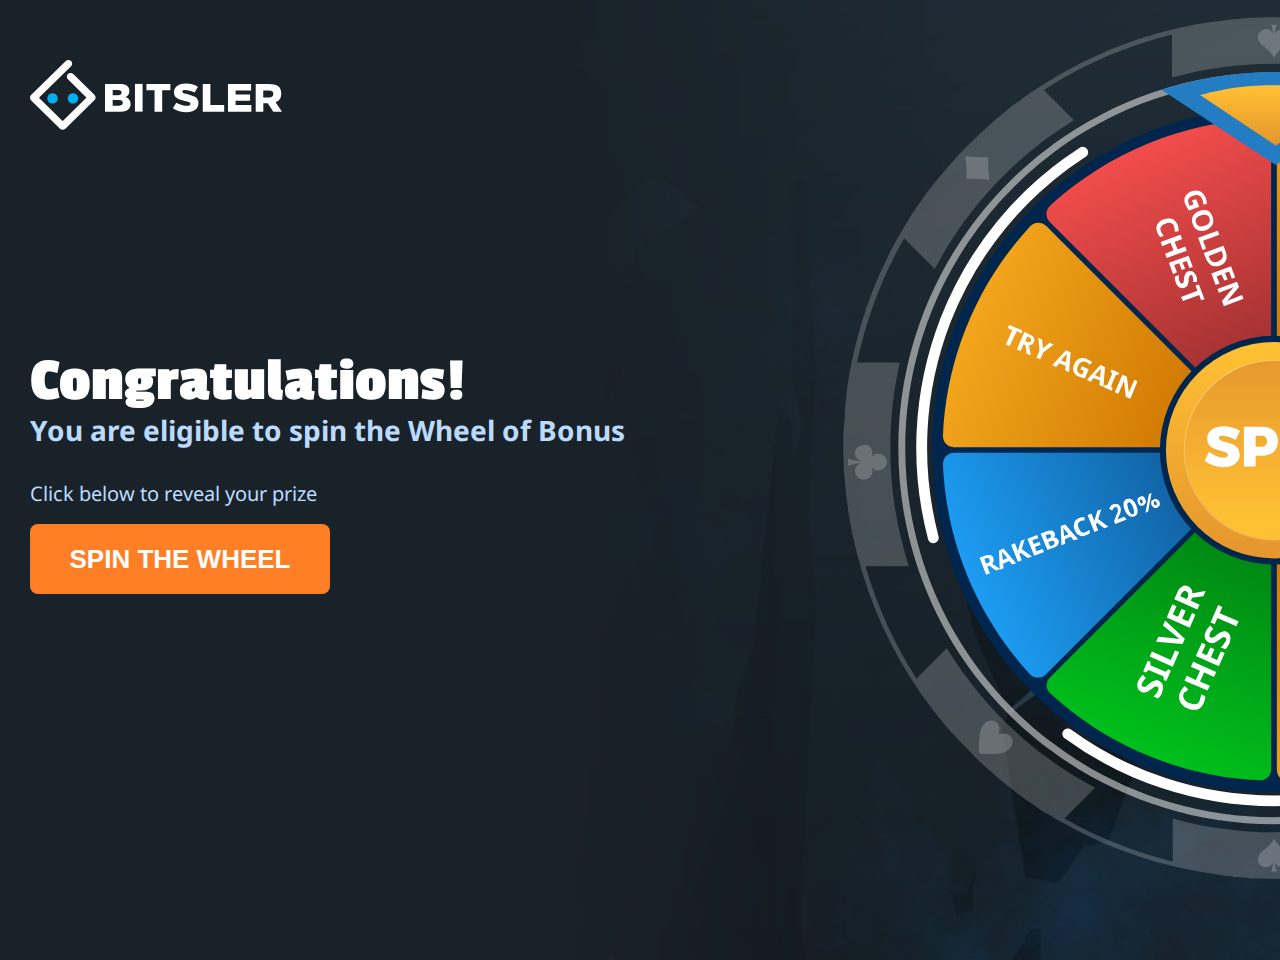
<file: index.html>
<!DOCTYPE html>
<html lang="en">
<head>
  <meta charset="UTF-8">
  <meta http-equiv="X-UA-Compatible" content="IE=edge">
  <meta name="viewport" content="width=device-width, initial-scale=1.0">
  <meta property="description" content="Bitsler | You are eligible to spin the Wheel of Bonus">
  <title>Bitsler</title>
  <!-- OG-tags -->
  <meta property="og:title" content="Bitsler">
  <meta property="og:type" content="article">
  <meta property="og:site_name" content="Bitsler">
  <!-- Favicons -->
  <link rel="apple-touch-icon" sizes="180x180" href="img/favicon/apple-touch-icon.png">
  <link rel="icon" type="image/png" href="img/favicon/favicon.ico"/>
  <link rel="manifest" href="img/favicon/site.webmanifest">
  <link rel="mask-icon" href="img/favicon/safari-pinned-tab.svg" color="#5bbad5">
  <meta name="msapplication-TileColor" content="#2b5797">
  <meta name="theme-color" content="#ffffff">
  
  <!-- CSS -->
  <link rel="stylesheet" href="css/style.css"/>
  <!-- Fonts -->
  <link href="https://fonts.googleapis.com/css?family=Passion+One:700" rel="stylesheet" />
  <link href="https://fonts.googleapis.com/css?family=Noto+Sans:regular,700" rel="stylesheet" />
</head>
<body>

  <main class="main_content">
    <div class="container">
      <a href="https://www.bitsler.com/en/register" target="_blank" class="logo">
        <img src="img/logo.svg" alt="Bitsler" />
      </a>

      <div class="hero_screen">
        <div class="offer">
          <h1 class="offer_title">Congratulations!</h1>
          <h3 class="subtitle">
            You are eligible to spin the Wheel of Bonus
          </h3>
          <div class="btn_wrap">
            <p class="offer_text">
              Click below to reveal your prize
            </p>
            <button type="button" class="spin_btn btn">SPIN THE WHEEL</button>
          </div>
        </div>

        <div class="wheel_box">
          <div class="wheel_wrap">
            <img src="img/bonus_wheel_bg.svg" alt="Bonus Wheel Background" class="wheel_bg">
            <img src="img/bonus_wheel.svg" alt="Bonus Wheel" class="wheel">
          </div>
        </div>
      </div>

      <div class="pop_up hidden">
        <div class="pop_up_content">
          <div class="pop_up_offer">
            <h2>Congrats!</h2>
            <h3 class="subtitle">
              You won 500 Bitsler Coins
            </h3>
            <a href="https://www.bitsler.com/en/register" target="_blank" class="btn">Claim my coins now</a>
          </div>
          <!-- <img src="img/mobile_pop_up.png" alt="Chest" class="mobile_pop">
          <img src="img/tablet_pop_up.png" alt="Chest" class="tablet_pop">
          <img src="img/desktop_pop_up.png" alt="Chest" class="desktop_pop"> -->
        </div>
      </div>
    </div>
  </main>

  <!-- JS -->
  <script async src="js/move.min.js"></script>
  <script async src="js/script.js"></script>
  
</body>
</html>
</file>
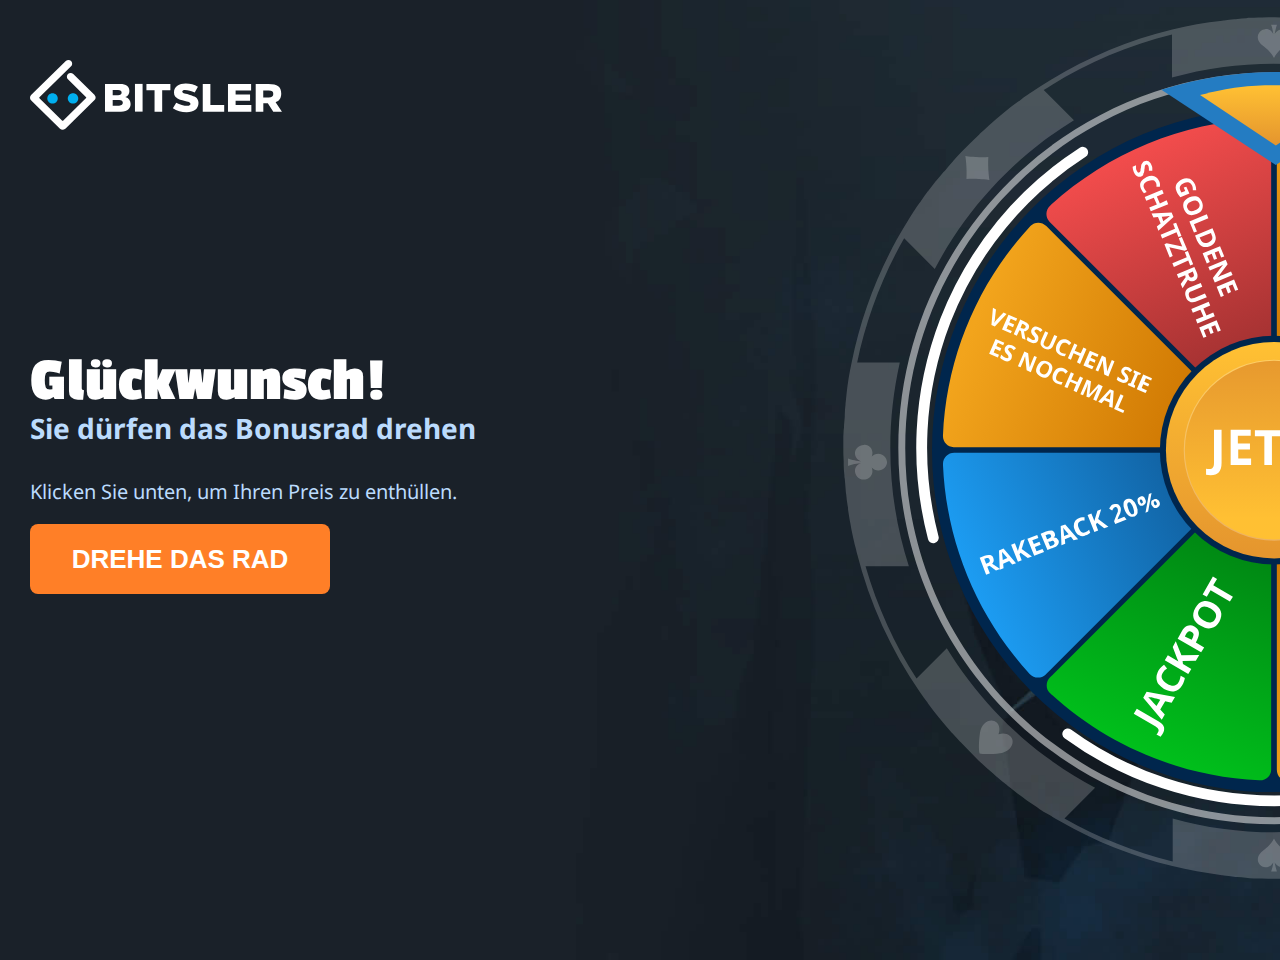
<file: de/index.html>
<!DOCTYPE html>
<html lang="de">
<head>
  <meta charset="UTF-8">
  <meta http-equiv="X-UA-Compatible" content="IE=edge">
  <meta name="viewport" content="width=device-width, initial-scale=1.0">
  <meta property="description" content="Bitsler | Sie dürfen das Bonusrad drehen">
  <title>Bitsler</title>
  <!-- OG-tags -->
  <meta property="og:title" content="Bitsler">
  <meta property="og:type" content="article">
  <meta property="og:site_name" content="Bitsler">
  <!-- Favicons -->
  <link rel="apple-touch-icon" sizes="180x180" href="img/favicon/apple-touch-icon.png">
  <link rel="icon" type="image/png" href="img/favicon/favicon.ico"/>
  <link rel="manifest" href="img/favicon/site.webmanifest">
  <link rel="mask-icon" href="img/favicon/safari-pinned-tab.svg" color="#5bbad5">
  <meta name="msapplication-TileColor" content="#2b5797">
  <meta name="theme-color" content="#ffffff">
  <!-- CSS -->
  <link rel="stylesheet" href="css/style.css"/>
  <!-- Fonts -->
  <link rel="preconnect" href="https://fonts.googleapis.com">
  <link rel="preconnect" href="https://fonts.gstatic.com" crossorigin>
  <link href="https://fonts.googleapis.com/css2?family=Passion+One:wght@700&display=swap" rel="stylesheet">
  <link href="https://fonts.googleapis.com/css2?family=Noto+Sans:wght@400;700&display=swap" rel="stylesheet">
</head>
<body>

  <main class="main_content">
    <div class="container">
      <a href="https://www.bitsler.com/en/register" target="_blank" class="logo">
        <img src="img/logo.svg" alt="Bitsler" />
      </a>

      <div class="hero_screen">
        <div class="offer">
          <h1 class="offer_title">
            Glückwunsch!
          </h1>
          <h3 class="subtitle">
            Sie dürfen das Bonusrad drehen
          </h3>
          <div class="btn_wrap">
            <p class="offer_text">
              Klicken Sie unten, um Ihren Preis zu enthüllen.
            </p>
            <button type="button" class="spin_btn btn">DREHE DAS RAD</button>
          </div>
        </div>

        <div class="wheel_box">
          <div class="wheel_wrap">
            <img src="img/bonus_wheel_bg.svg" alt="Bonus Wheel Background" class="wheel_bg">
            <img src="img/bonus_wheel4_de.svg" alt="Bonus Wheel" class="wheel">
          </div>
        </div>
      </div>

      <div class="pop_up hidden">
        <div class="pop_up_content">
          <div class="pop_up_offer">
            <h2>
              Glückwunsch!
            </h2>
            <h3 class="subtitle">
              Sie haben 500 Bitsler-Münzen gewonnen
            </h3>
            <a href="https://www.bitsler.com/en/register" target="_blank" class="btn">
              Jetzt Bonus anfordern
            </a>
          </div>
        </div>
      </div>
    </div>
  </main>

  <!-- JS -->
  <script async src="js/move.min.js"></script>
  <script async src="js/script.js"></script>
  
</body>
</html>
</file>
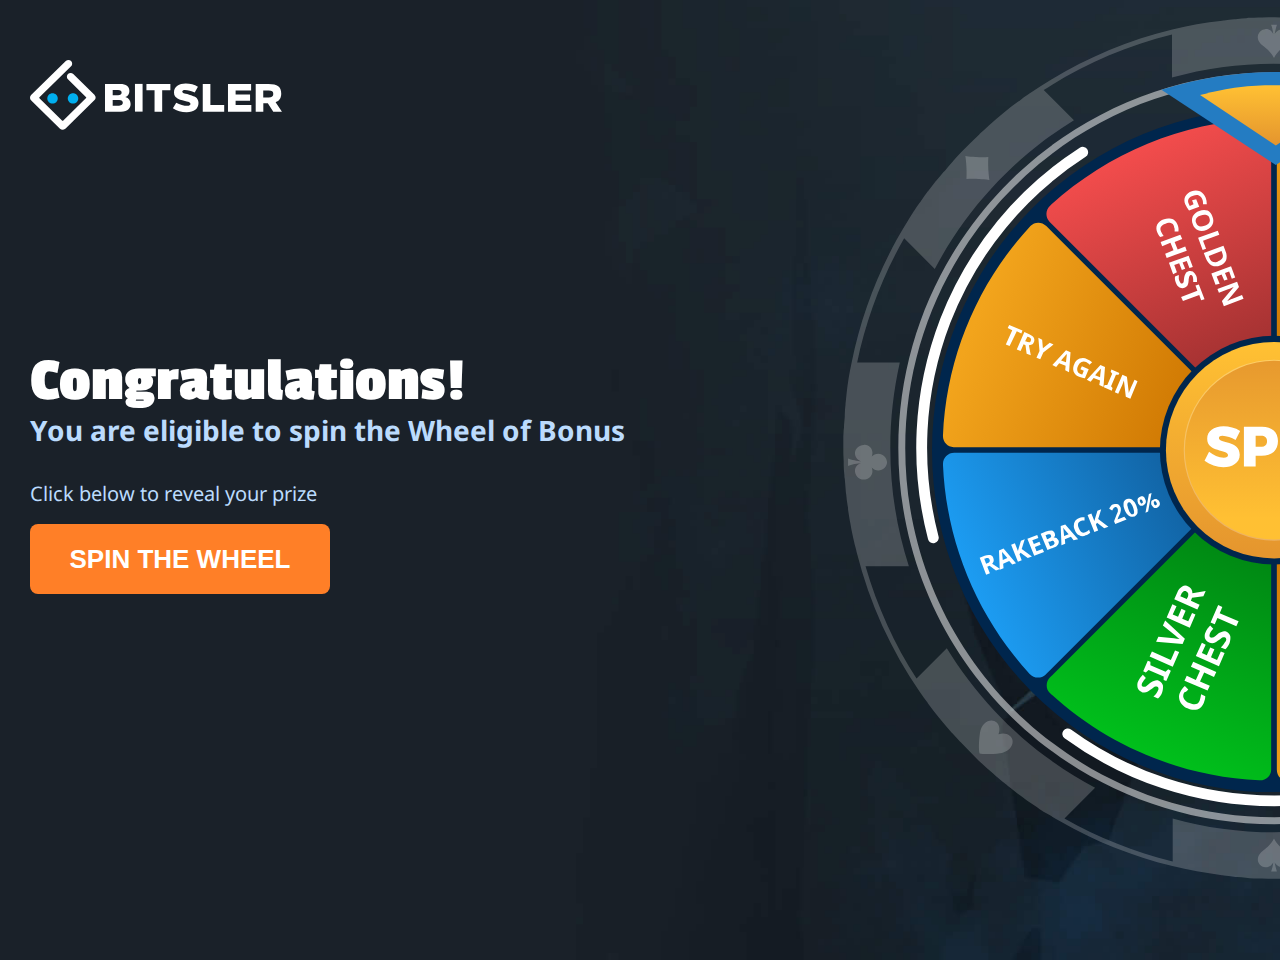
<file: en/index.html>
<!DOCTYPE html>
<html lang="en">
<head>
  <meta charset="UTF-8">
  <meta http-equiv="X-UA-Compatible" content="IE=edge">
  <meta name="viewport" content="width=device-width, initial-scale=1.0">
  <meta property="description" content="Bitsler | You are eligible to spin the Wheel of Bonus">
  <title>Bitsler</title>
  <!-- OG-tags -->
  <meta property="og:title" content="Bitsler">
  <meta property="og:type" content="article">
  <meta property="og:site_name" content="Bitsler">
  <!-- Favicons -->
  <link rel="apple-touch-icon" sizes="180x180" href="img/favicon/apple-touch-icon.png">
  <link rel="icon" type="image/png" href="img/favicon/favicon.ico"/>
  <link rel="manifest" href="img/favicon/site.webmanifest">
  <link rel="mask-icon" href="img/favicon/safari-pinned-tab.svg" color="#5bbad5">
  <meta name="msapplication-TileColor" content="#2b5797">
  <meta name="theme-color" content="#ffffff">
  
  <!-- CSS -->
  <link rel="stylesheet" href="css/style.css"/>
  <!-- Fonts -->
  <link href="https://fonts.googleapis.com/css?family=Passion+One:700" rel="stylesheet" />
  <link href="https://fonts.googleapis.com/css?family=Noto+Sans:regular,700" rel="stylesheet" />
</head>
<body>

  <main class="main_content">
    <div class="container">
      <a href="https://www.bitsler.com/en/register" target="_blank" class="logo">
        <img src="img/logo.svg" alt="Bitsler" />
      </a>

      <div class="hero_screen">
        <div class="offer">
          <h1 class="offer_title">Congratulations!</h1>
          <h3 class="subtitle">
            You are eligible to spin the Wheel of Bonus
          </h3>
          <div class="btn_wrap">
            <p class="offer_text">
              Click below to reveal your prize
            </p>
            <button type="button" class="spin_btn btn">SPIN THE WHEEL</button>
          </div>
        </div>

        <div class="wheel_box">
          <div class="wheel_wrap">
            <img src="img/bonus_wheel_bg.svg" alt="Bonus Wheel Background" class="wheel_bg">
            <img src="img/bonus_wheel.svg" alt="Bonus Wheel" class="wheel">
          </div>
        </div>
      </div>

      <div class="pop_up hidden">
        <div class="pop_up_content">
          <div class="pop_up_offer">
            <h2>Congrats!</h2>
            <h3 class="subtitle">
              You won 500 Bitsler Coins
            </h3>
            <a href="https://www.bitsler.com/en/register" target="_blank" class="btn">Claim my coins now</a>
          </div>
        </div>
      </div>
    </div>
  </main>

  <!-- JS -->
  <script async src="js/move.min.js"></script>
  <script async src="js/script.js"></script>
  
</body>
</html>
</file>
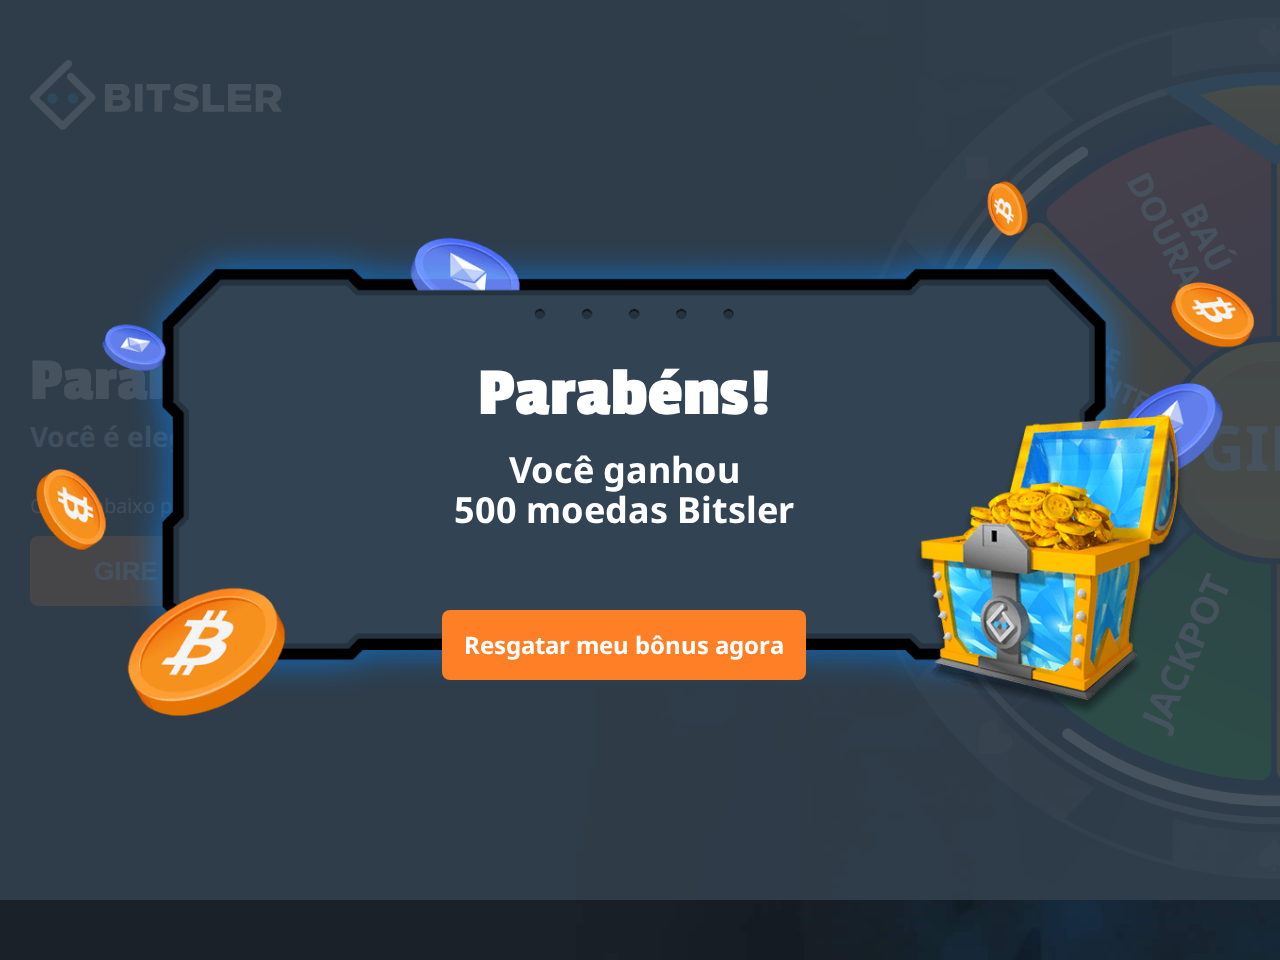
<file: pt/index.html>
<!DOCTYPE html>
<html lang="pt">
<head>
  <meta charset="UTF-8">
  <meta http-equiv="X-UA-Compatible" content="IE=edge">
  <meta name="viewport" content="width=device-width, initial-scale=1.0">
  <meta property="description" content="Bitsler | Você é elegível para girar a Roda do Bônus">
  <title>Bitsler</title>
  <!-- OG-tags -->
  <meta property="og:title" content="Bitsler">
  <meta property="og:type" content="article">
  <meta property="og:site_name" content="Bitsler">
  <!-- Favicons -->
  <link rel="apple-touch-icon" sizes="180x180" href="img/favicon/apple-touch-icon.png">
  <link rel="icon" type="image/png" href="img/favicon/favicon.ico"/>
  <link rel="manifest" href="img/favicon/site.webmanifest">
  <link rel="mask-icon" href="img/favicon/safari-pinned-tab.svg" color="#5bbad5">
  <meta name="msapplication-TileColor" content="#2b5797">
  <meta name="theme-color" content="#ffffff">
  <!-- CSS -->
  <link rel="stylesheet" href="css/style.css"/>
  <!-- Fonts -->
  <link rel="preconnect" href="https://fonts.googleapis.com">
  <link rel="preconnect" href="https://fonts.gstatic.com" crossorigin>
  <link href="https://fonts.googleapis.com/css2?family=Passion+One:wght@700&display=swap" rel="stylesheet">
  <link href="https://fonts.googleapis.com/css2?family=Noto+Sans:wght@400;700&display=swap" rel="stylesheet">
</head>
<body>

  <main class="main_content">
    <div class="container">
      <a href="https://www.bitsler.com/en/register" target="_blank" class="logo">
        <img src="img/logo.svg" alt="Bitsler" />
      </a>

      <div class="hero_screen">
        <div class="offer">
          <h1 class="offer_title">Parabéns!</h1>
          <h3 class="subtitle">
            Você é elegível para girar a Roda do Bônus.
          </h3>
          <div class="btn_wrap">
            <p class="offer_text">
              Clique abaixo para revelar seu prêmio.
            </p>
            <button type="button" class="spin_btn btn">
              GIRE A RODA
            </button>
          </div>
        </div>

        <div class="wheel_box">
          <div class="wheel_wrap">
            <img src="img/bonus_wheel_bg.svg" alt="Bonus Wheel Background" class="wheel_bg">
            <img src="img/bonus_wheel4_pt.svg" alt="Bonus Wheel" class="wheel">
          </div>
        </div>
      </div>

      <div class="pop_up hidden">
        <div class="pop_up_content">
          <div class="pop_up_offer">
            <h2>Parabéns!</h2>
            <h3 class="subtitle">
              Você ganhou <br> 500 moedas Bitsler
            </h3>
            <a href="https://www.bitsler.com/en/register" target="_blank" class="btn">
              Resgatar meu bônus agora
            </a>
          </div>
        </div>
      </div>
    </div>
  </main>

  <!-- JS -->
  <script async src="js/move.min.js"></script>
  <script async src="js/script.js"></script>
  
</body>
</html>
</file>
<file: css/style.css>
/*
* Prefixed by https://autoprefixer.github.io
* PostCSS: v8.3.6,
* Autoprefixer: v10.3.1
* Browsers: last 4 version
*/
/*
Theme Name: Keep Austin Sexy
Author: Nord Softworks
Version: 1.0.0
*/
/* css-reset */
html,
body,
div,
span,
applet,
object,
iframe,
h1,
h2,
h3,
h4,
h5,
h6,
p,
blockquote,
pre,
a,
abbr,
acronym,
address,
big,
cite,
code,
del,
dfn,
em,
img,
ins,
kbd,
q,
s,
samp,
small,
strike,
strong,
sub,
sup,
tt,
var,
b,
u,
i,
center,
dl,
dt,
dd,
ol,
ul,
li,
fieldset,
form,
label,
legend,
table,
caption,
tbody,
tfoot,
thead,
tr,
th,
td,
article,
aside,
canvas,
details,
embed,
figure,
figcaption,
footer,
header,
hgroup,
menu,
nav,
output,
ruby,
section,
summary,
time,
mark,
audio,
video,
button {
  margin: 0;
  padding: 0;
  border: 0;
  outline: none;
  font-size: 100%;
  -webkit-box-sizing: border-box;
  box-sizing: border-box;
  vertical-align: baseline;
  text-decoration: none;
}

/* HTML5 display-role reset for older browsers */
article,
aside,
details,
figcaption,
figure,
footer,
header,
hgroup,
menu,
nav,
section {
  display: block;
}

body {
  line-height: 1;
}

ol,
ul {
  list-style: none;
}

blockquote,
q {
  quotes: none;
}

blockquote:before,
blockquote:after,
q:before,
q:after {
  content: "";
  content: none;
}

table {
  border-collapse: collapse;
  border-spacing: 0;
}

body {
  font-family: "Noto Sans", sans-serif;
  overflow: hidden;
}

h1, h2 {
  font-family: "Passion One", sans-serif;
  color: #fff;
  font-weight: 700;
  line-height: 1.875rem;
}

p {
  font-weight: 400;
}

span, a {
  display: block;
}

img {
  display: block;
  max-width: 100%;
}

.container {
  margin: 0 auto;
  max-width: 100rem;
  padding: 0 1.25rem;
}
@media screen and (min-width: 80rem) {
  .container {
    padding: 0 1.875rem;
  }
}

.btn {
  background: #FF7F27;
  color: #fff;
  font-size: 1.25rem;
  font-weight: 700;
  display: flex;
  justify-content: center;
  align-items: center;
  max-width: 13.75rem;
  width: 100%;
  height: 3.625rem;
  border-radius: 0.5rem;
  z-index: 1000;
  position: relative;
  transition: all 0.3s ease;
  cursor: pointer;
  -webkit-animation: btn 2s ease-in-out infinite;
  animation: btn 2s ease-in-out infinite;
}
.btn:hover {
  background: #ff6f0f;
  transform: scale(1.05);
}
.btn:active {
  transform: scale(0.9);
}
@media screen and (min-width: 48rem) {
  .btn {
    max-width: 18.75rem;
    height: 4.375rem;
    font-size: 1.625rem;
  }
}

@keyframes btn {
  0% {
    -webkit-transform: scale(1) translateZ(0);
    transform: scale(1) translateZ(0);
  }
  50% {
    -webkit-transform: scale(0.9) rotate(0.0001deg) translateZ(0);
    transform: scale(0.9) rotate(0.0001deg) translateZ(0);
  }
  to {
    -webkit-transform: scale(1) translateZ(0);
    transform: scale(1) translateZ(0);
  }
}
.main_content {
  padding-top: 1.875rem;
  position: relative;
  height: 100vh;
  background-repeat: no-repeat;
  background-size: cover;
  background-position: bottom left;
  background-image: url("../img/mobile_bg.jpg");
}
@media screen and (min-width: 22.5rem) {
  .main_content {
    padding-top: 3.75rem;
  }
}
@media screen and (min-width: 80rem) {
  .main_content {
    background-image: url("../img/desktop_bg.jpg");
  }
}

.logo {
  width: 8.75rem;
  height: 2.5rem;
  margin-bottom: 1.875rem;
}
@media screen and (min-width: 22.5rem) {
  .logo {
    width: 12.5rem;
    height: 3.625rem;
    margin-bottom: 3.125rem;
  }
}
@media screen and (min-width: 48rem) {
  .logo {
    margin: 0;
    width: 15.75rem;
    height: 4.375rem;
    margin-bottom: 8.75rem;
  }
}

.offer {
  color: #BBDBFD;
}
@media screen and (min-width: 80rem) {
  .offer {
    position: absolute;
    top: 50%;
    margin-top: -7.125rem;
  }
}

.offer_title {
  font-size: 2.5rem;
  color: #fff;
  margin-bottom: 1.25rem;
}
@media screen and (min-width: 22.5rem) {
  .offer_title {
    font-size: 3rem;
  }
}
@media screen and (min-width: 48rem) {
  .offer_title {
    font-size: 3.875rem;
  }
}

.subtitle {
  font-weight: 700;
  font-size: 1.25rem;
  margin-bottom: 1.25rem;
}
@media screen and (min-width: 48rem) {
  .subtitle {
    font-size: 1.75rem;
    margin-bottom: 2.5rem;
  }
}

.offer_text {
  font-size: 1rem;
  margin-bottom: 1.25rem;
}
@media screen and (min-width: 48rem) {
  .offer_text {
    font-size: 1.25rem;
  }
}

.wheel_box {
  width: 100vmin;
  height: 100vmin;
  position: fixed;
  right: 0.625rem;
  top: 0;
  margin-top: calc((200vh - 100vmin) / 2);
  z-index: 999;
}
@media screen and (min-width: 48rem) {
  .wheel_box {
    right: 1.25rem;
  }
}
@media screen and (min-width: 80rem) {
  .wheel_box {
    margin-right: -48.5vmin;
    margin-top: calc((100vh - 100vmin) / 2);
  }
}

.wheel {
  position: absolute;
  margin: auto;
  top: 0;
  left: 6vmin;
  right: 0;
  bottom: 0;
  width: 76%;
  height: 76%;
  z-index: -1;
}

.wheel_bg {
  position: absolute;
  margin: auto;
  top: 0;
  left: 3vmin;
  width: 100%;
  height: 100%;
  z-index: 10;
}

.wheel_wrap {
  position: relative;
  width: 100vmin;
  height: 100vmin;
}

.pop_up {
  position: fixed;
  height: 100%;
  width: 100%;
  top: 0;
  left: 0;
  display: flex;
  justify-content: center;
  align-items: center;
  background: rgba(50, 63, 77, 0.9);
  z-index: 1000;
  display: none;
  opacity: 0;
}

.pop_up_content {
  width: 100%;
  max-width: 23.25rem;
  display: -webkit-box;
  display: -ms-flexbox;
  display: flex;
  -webkit-box-orient: vertical;
  -webkit-box-direction: normal;
  -ms-flex-direction: column;
  flex-direction: column;
  -webkit-box-pack: center;
  -ms-flex-pack: center;
  justify-content: center;
  height: 26.25rem;
  text-align: center;
  background: url("../img/mobile_pop_up.png") no-repeat center/contain;
}
.pop_up_content h2 {
  margin: 0 auto 0.5rem;
  font-size: 1.5rem;
}
@media (min-width: 48rem) {
  .pop_up_content h2 {
    margin: 0 auto 1.875rem;
    font-size: 2.875rem;
  }
}
@media (min-width: 64rem) {
  .pop_up_content h2 {
    font-size: 2.25rem;
    margin: 0 auto 1.625rem;
  }
}
@media (min-width: 80rem) {
  .pop_up_content h2 {
    font-size: 3.125rem;
    margin-bottom: 2.5rem;
  }
}
.pop_up_content h3 {
  max-width: 12.75rem;
  margin: 0 auto;
  font-size: 1rem;
}
@media (min-width: 48rem) {
  .pop_up_content h3 {
    max-width: 30rem;
    font-size: 1.75rem;
  }
}
@media (min-width: 80rem) {
  .pop_up_content h3 {
    max-width: 34.375rem;
    font-size: 2rem;
  }
}
@media (min-width: 48rem) {
  .pop_up_content {
    max-width: 48.875rem;
    height: 37rem;
    background: url("../img/tablet_pop_up.png") no-repeat center/contain;
    background-position: -0.25rem;
  }
}
@media (min-width: 64rem) {
  .pop_up_content {
    max-width: 64rem;
    background: url("../img/desktop_pop_up.png") no-repeat center/contain;
  }
}
@media (min-width: 80rem) {
  .pop_up_content {
    max-width: 81.25rem;
    background-position: 1.5rem;
  }
}

.pop_up_offer {
  text-align: center;
  text-align: center;
  height: 100%;
  display: flex;
  width: 100%;
  flex-direction: column;
  justify-content: center;
  position: absolute;
  left: 0;
  top: 46px;
}
.pop_up_offer h2 {
  font-size: 2.625rem;
  color: #fff;
  margin-bottom: 1.5rem;
}
.pop_up_offer .subtitle {
  margin-bottom: 1.875rem;
  color: #fff;
}
.pop_up_offer .btn {
  max-width: 11.875rem;
  font-size: 1rem;
  height: 2.5rem;
  animation: blink 1.5s infinite;
  margin: 0 auto;
}
@media screen and (min-width: 22.5rem) {
  .pop_up_offer .subtitle {
    margin-bottom: 2.875rem;
  }
  .pop_up_offer .btn {
    height: 2.875rem;
  }
}
@media screen and (min-width: 48rem) {
  .pop_up_offer {
    left: 1.25rem;
    top: 7.5rem;
  }
  .pop_up_offer h2 {
    font-size: 3.75rem;
  }
  .pop_up_offer .subtitle {
    margin-bottom: 4.75rem;
  }
  .pop_up_offer .btn {
    max-width: 18.75rem;
    height: 4.375rem;
    font-size: 1.625rem;
  }
}
@media screen and (min-width: 64rem) {
  .pop_up_offer {
    left: -1rem;
    top: 3.75rem;
  }
  .pop_up_offer .subtitle {
    margin-bottom: 5rem;
  }
  .pop_up_offer .btn {
    max-width: 22.75rem;
  }
}
@media screen and (min-width: 80rem) {
  .pop_up_offer {
    top: 5rem;
  }
  .pop_up_offer .subtitle {
    margin-bottom: 7.5rem;
  }
}

.pop_up_img {
  width: 12.5rem;
  height: 12.5rem;
}
@media screen and (min-width: 48rem) {
  .pop_up_img {
    width: 14.875rem;
    height: auto;
  }
}

@keyframes blink {
  0%, 50% {
    background: #FF7F27;
  }
  75%, 100% {
    background: #ff964d;
  }
}

/*# sourceMappingURL=style.css.map */
</file>
<file: de/css/style.css>
/*
* Prefixed by https://autoprefixer.github.io
* PostCSS: v8.3.6,
* Autoprefixer: v10.3.1
* Browsers: last 4 version
*/
/*
Theme Name: Keep Austin Sexy
Author: Nord Softworks
Version: 1.0.0
*/
/* css-reset */
html,
body,
div,
span,
applet,
object,
iframe,
h1,
h2,
h3,
h4,
h5,
h6,
p,
blockquote,
pre,
a,
abbr,
acronym,
address,
big,
cite,
code,
del,
dfn,
em,
img,
ins,
kbd,
q,
s,
samp,
small,
strike,
strong,
sub,
sup,
tt,
var,
b,
u,
i,
center,
dl,
dt,
dd,
ol,
ul,
li,
fieldset,
form,
label,
legend,
table,
caption,
tbody,
tfoot,
thead,
tr,
th,
td,
article,
aside,
canvas,
details,
embed,
figure,
figcaption,
footer,
header,
hgroup,
menu,
nav,
output,
ruby,
section,
summary,
time,
mark,
audio,
video,
button {
  margin: 0;
  padding: 0;
  border: 0;
  outline: none;
  font-size: 100%;
  -webkit-box-sizing: border-box;
  box-sizing: border-box;
  vertical-align: baseline;
  text-decoration: none;
}

/* HTML5 display-role reset for older browsers */
article,
aside,
details,
figcaption,
figure,
footer,
header,
hgroup,
menu,
nav,
section {
  display: block;
}

body {
  line-height: 1;
}

ol,
ul {
  list-style: none;
}

blockquote,
q {
  quotes: none;
}

blockquote:before,
blockquote:after,
q:before,
q:after {
  content: "";
  content: none;
}

table {
  border-collapse: collapse;
  border-spacing: 0;
}

body {
  font-family: "Noto Sans", sans-serif;
  overflow: hidden;
}

h1, h2 {
  font-family: "Passion One", sans-serif;
  color: #fff;
  font-weight: 700;
  line-height: 1.875rem;
}

p {
  font-weight: 400;
  line-height: 1.5rem;
}

span, a {
  display: block;
}

img {
  display: block;
  max-width: 100%;
}

.container {
  margin: 0 auto;
  max-width: 100rem;
  padding: 0 1.25rem;
}
@media screen and (min-width: 80rem) {
  .container {
    padding: 0 1.875rem;
  }
}

.btn {
  background: #FF7F27;
  color: #fff;
  font-size: 1.25rem;
  font-weight: 700;
  display: flex;
  justify-content: center;
  align-items: center;
  max-width: 13.75rem;
  width: 100%;
  height: 3.625rem;
  border-radius: 0.5rem;
  z-index: 1000;
  position: relative;
  transition: all 0.3s ease;
  cursor: pointer;
  -webkit-animation: btn 2s ease-in-out infinite;
  animation: btn 2s ease-in-out infinite;
}
.btn:hover {
  background: #ff6f0f;
  transform: scale(1.05);
}
.btn:active {
  transform: scale(0.9);
}
@media screen and (min-width: 48rem) {
  .btn {
    max-width: 18.75rem;
    height: 4.375rem;
    font-size: 1.625rem;
  }
}

@keyframes btn {
  0% {
    -webkit-transform: scale(1) translateZ(0);
    transform: scale(1) translateZ(0);
  }
  50% {
    -webkit-transform: scale(0.9) rotate(0.0001deg) translateZ(0);
    transform: scale(0.9) rotate(0.0001deg) translateZ(0);
  }
  to {
    -webkit-transform: scale(1) translateZ(0);
    transform: scale(1) translateZ(0);
  }
}
.main_content {
  padding-top: 1.875rem;
  position: relative;
  height: 100vh;
  background-repeat: no-repeat;
  background-size: cover;
  background-position: bottom left;
  background-image: url("../img/mobile_bg.jpg");
}
@media screen and (min-width: 22.5rem) {
  .main_content {
    padding-top: 3.75rem;
  }
}
@media screen and (min-width: 80rem) {
  .main_content {
    background-image: url("../img/desktop_bg.jpg");
  }
}

.logo {
  width: 8.75rem;
  height: 2.5rem;
  margin-bottom: 1.875rem;
}
@media screen and (min-width: 22.5rem) {
  .logo {
    width: 12.5rem;
    height: 3.625rem;
    margin-bottom: 3.125rem;
  }
}
@media screen and (min-width: 48rem) {
  .logo {
    margin: 0;
    width: 15.75rem;
    height: 4.375rem;
    margin-bottom: 8.75rem;
  }
}

.offer {
  color: #BBDBFD;
}
@media screen and (min-width: 80rem) {
  .offer {
    position: absolute;
    top: 50%;
    margin-top: -7.125rem;
  }
}

.offer_title {
  font-size: 2.5rem;
  color: #fff;
  margin-bottom: 1.25rem;
}
@media screen and (min-width: 22.5rem) {
  .offer_title {
    font-size: 3rem;
  }
}
@media screen and (min-width: 48rem) {
  .offer_title {
    font-size: 3.875rem;
  }
}

.subtitle {
  font-weight: 700;
  font-size: 1.25rem;
  line-height: 1.5rem;
  margin-bottom: 1.25rem;
}
@media screen and (min-width: 48rem) {
  .subtitle {
    font-size: 1.75rem;
    margin-bottom: 2.5rem;
  }
}

.offer_text {
  font-size: 1rem;
  margin-bottom: 1.25rem;
}
@media screen and (min-width: 48rem) {
  .offer_text {
    font-size: 1.25rem;
  }
}

.wheel_box {
  width: 100vmin;
  height: 100vmin;
  position: fixed;
  right: 0.625rem;
  top: 0;
  margin-top: calc((200vh - 100vmin) / 2);
  z-index: 999;
}
@media screen and (min-width: 48rem) {
  .wheel_box {
    right: 1.25rem;
  }
}
@media screen and (min-width: 80rem) {
  .wheel_box {
    margin-right: -48.5vmin;
    margin-top: calc((100vh - 100vmin) / 2);
  }
}

.wheel {
  position: absolute;
  margin: auto;
  top: 0;
  left: 6vmin;
  right: 0;
  bottom: 0;
  width: 76%;
  height: 76%;
  z-index: -1;
}

.wheel_bg {
  position: absolute;
  margin: auto;
  top: 0;
  left: 3vmin;
  width: 100%;
  height: 100%;
  z-index: 10;
}

.wheel_wrap {
  position: relative;
  width: 100vmin;
  height: 100vmin;
}

.pop_up {
  position: fixed;
  height: 100%;
  width: 100%;
  top: 0;
  left: 0;
  display: flex;
  justify-content: center;
  align-items: center;
  background: rgba(50, 63, 77, 0.9);
  z-index: 1000;
  display: none;
  opacity: 0;
}

.pop_up_content {
  width: 100%;
  max-width: 23.25rem;
  display: -webkit-box;
  display: -ms-flexbox;
  display: flex;
  -webkit-box-pack: center;
  -ms-flex-pack: center;
  justify-content: center;
  height: 26.25rem;
  text-align: center;
  background: url("../img/mobile_pop_up.png") no-repeat center/contain;
}
.pop_up_content h2 {
  margin: 0 auto 0.5rem;
  font-size: 1.5rem;
}
@media (min-width: 48rem) {
  .pop_up_content h2 {
    margin: 0 auto 1.875rem;
    font-size: 2.875rem;
  }
}
@media (min-width: 64rem) {
  .pop_up_content h2 {
    font-size: 2.25rem;
    margin: 0 auto 1.625rem;
  }
}
@media (min-width: 80rem) {
  .pop_up_content h2 {
    font-size: 3.125rem;
    margin-bottom: 2.5rem;
  }
}
.pop_up_content .subtitle {
  max-width: 12.75rem;
  margin: 0 auto;
  font-size: 1rem;
}
@media (min-width: 48rem) {
  .pop_up_content .subtitle {
    max-width: 30rem;
    font-size: 1.75rem;
  }
}
@media (min-width: 80rem) {
  .pop_up_content .subtitle {
    max-width: 34.375rem;
    font-size: 2rem;
  }
}
@media (min-width: 48rem) {
  .pop_up_content {
    max-width: 50rem;
    height: 50rem;
  }
}
@media (min-width: 64rem) {
  .pop_up_content {
    max-width: 64rem;
    background: url("../img/desktop_pop_up.png") no-repeat center/contain;
  }
}
@media (min-width: 80rem) {
  .pop_up_content {
    max-width: 81.25rem;
    background-position: 1.5rem;
  }
}

.pop_up_offer {
  text-align: center;
  text-align: center;
  height: 100%;
  display: flex;
  width: 100%;
  flex-direction: column;
  justify-content: center;
  position: absolute;
  left: 0;
  top: 46px;
}
.pop_up_offer h2 {
  font-size: 1.875rem;
  color: #fff;
  margin-bottom: 0.625rem;
}
.pop_up_offer .subtitle {
  margin-bottom: 0.625rem;
  color: #fff;
}
.pop_up_offer .btn {
  max-width: 11.875rem;
  font-size: 0.875rem;
  height: 2.5rem;
  animation: blink 1.5s infinite;
  margin: 0 auto;
}
@media screen and (min-width: 22.5rem) {
  .pop_up_offer {
    top: 3.375rem;
  }
  .pop_up_offer .subtitle {
    margin-bottom: 1rem;
  }
  .pop_up_offer .btn {
    height: 2.875rem;
  }
}
@media screen and (min-width: 48rem) {
  .pop_up_offer {
    top: 6.875rem;
  }
  .pop_up_offer h2 {
    font-size: 3.75rem;
    margin-bottom: 2.5rem;
  }
  .pop_up_offer .subtitle {
    margin-bottom: 3.75rem;
    line-height: 2.25rem;
  }
  .pop_up_offer .btn {
    max-width: 22.5rem;
    height: 4.375rem;
    font-size: 1.75rem;
  }
}
@media screen and (min-width: 64rem) {
  .pop_up_offer {
    left: -1rem;
    top: 3.75rem;
  }
  .pop_up_offer h2 {
    font-size: 4.375rem;
    margin-bottom: 2.5rem;
  }
  .pop_up_offer .subtitle {
    margin-bottom: 2.5rem;
    font-size: 2.25rem;
  }
  .pop_up_offer .btn {
    max-width: 22.75rem;
  }
}
@media screen and (min-width: 80rem) {
  .pop_up_offer {
    top: 5rem;
  }
  .pop_up_offer .subtitle {
    margin-bottom: 5rem;
  }
}

.pop_up_img {
  width: 12.5rem;
  height: 12.5rem;
}
@media screen and (min-width: 48rem) {
  .pop_up_img {
    width: 14.875rem;
    height: auto;
  }
}

@keyframes blink {
  0%, 50% {
    background: #FF7F27;
  }
  75%, 100% {
    background: #ff964d;
  }
}

/*# sourceMappingURL=style.css.map */
</file>
<file: en/css/style.css>
/*
* Prefixed by https://autoprefixer.github.io
* PostCSS: v8.3.6,
* Autoprefixer: v10.3.1
* Browsers: last 4 version
*/
/*
Theme Name: Keep Austin Sexy
Author: Nord Softworks
Version: 1.0.0
*/
/* css-reset */
html,
body,
div,
span,
applet,
object,
iframe,
h1,
h2,
h3,
h4,
h5,
h6,
p,
blockquote,
pre,
a,
abbr,
acronym,
address,
big,
cite,
code,
del,
dfn,
em,
img,
ins,
kbd,
q,
s,
samp,
small,
strike,
strong,
sub,
sup,
tt,
var,
b,
u,
i,
center,
dl,
dt,
dd,
ol,
ul,
li,
fieldset,
form,
label,
legend,
table,
caption,
tbody,
tfoot,
thead,
tr,
th,
td,
article,
aside,
canvas,
details,
embed,
figure,
figcaption,
footer,
header,
hgroup,
menu,
nav,
output,
ruby,
section,
summary,
time,
mark,
audio,
video,
button {
  margin: 0;
  padding: 0;
  border: 0;
  outline: none;
  font-size: 100%;
  -webkit-box-sizing: border-box;
  box-sizing: border-box;
  vertical-align: baseline;
  text-decoration: none;
}

/* HTML5 display-role reset for older browsers */
article,
aside,
details,
figcaption,
figure,
footer,
header,
hgroup,
menu,
nav,
section {
  display: block;
}

body {
  line-height: 1;
}

ol,
ul {
  list-style: none;
}

blockquote,
q {
  quotes: none;
}

blockquote:before,
blockquote:after,
q:before,
q:after {
  content: "";
  content: none;
}

table {
  border-collapse: collapse;
  border-spacing: 0;
}

body {
  font-family: "Noto Sans", sans-serif;
  overflow: hidden;
}

h1, h2 {
  font-family: "Passion One", sans-serif;
  color: #fff;
  font-weight: 700;
  line-height: 1.875rem;
}

p {
  font-weight: 400;
}

span, a {
  display: block;
}

img {
  display: block;
  max-width: 100%;
}

.container {
  margin: 0 auto;
  max-width: 100rem;
  padding: 0 1.25rem;
}
@media screen and (min-width: 80rem) {
  .container {
    padding: 0 1.875rem;
  }
}

.btn {
  background: #FF7F27;
  color: #fff;
  font-size: 1.25rem;
  font-weight: 700;
  display: flex;
  justify-content: center;
  align-items: center;
  max-width: 13.75rem;
  width: 100%;
  height: 3.625rem;
  border-radius: 0.5rem;
  z-index: 1000;
  position: relative;
  transition: all 0.3s ease;
  cursor: pointer;
  -webkit-animation: btn 2s ease-in-out infinite;
  animation: btn 2s ease-in-out infinite;
}
.btn:hover {
  background: #ff6f0f;
  transform: scale(1.05);
}
.btn:active {
  transform: scale(0.9);
}
@media screen and (min-width: 48rem) {
  .btn {
    max-width: 18.75rem;
    height: 4.375rem;
    font-size: 1.625rem;
  }
}

@keyframes btn {
  0% {
    -webkit-transform: scale(1) translateZ(0);
    transform: scale(1) translateZ(0);
  }
  50% {
    -webkit-transform: scale(0.9) rotate(0.0001deg) translateZ(0);
    transform: scale(0.9) rotate(0.0001deg) translateZ(0);
  }
  to {
    -webkit-transform: scale(1) translateZ(0);
    transform: scale(1) translateZ(0);
  }
}
.main_content {
  padding-top: 1.875rem;
  position: relative;
  height: 100vh;
  background-repeat: no-repeat;
  background-size: cover;
  background-position: bottom left;
  background-image: url("../img/mobile_bg.jpg");
}
@media screen and (min-width: 22.5rem) {
  .main_content {
    padding-top: 3.75rem;
  }
}
@media screen and (min-width: 80rem) {
  .main_content {
    background-image: url("../img/desktop_bg.jpg");
  }
}

.logo {
  width: 8.75rem;
  height: 2.5rem;
  margin-bottom: 1.875rem;
}
@media screen and (min-width: 22.5rem) {
  .logo {
    width: 12.5rem;
    height: 3.625rem;
    margin-bottom: 3.125rem;
  }
}
@media screen and (min-width: 48rem) {
  .logo {
    margin: 0;
    width: 15.75rem;
    height: 4.375rem;
    margin-bottom: 8.75rem;
  }
}

.offer {
  color: #BBDBFD;
}
@media screen and (min-width: 80rem) {
  .offer {
    position: absolute;
    top: 50%;
    margin-top: -7.125rem;
  }
}

.offer_title {
  font-size: 2.5rem;
  color: #fff;
  margin-bottom: 1.25rem;
}
@media screen and (min-width: 22.5rem) {
  .offer_title {
    font-size: 3rem;
  }
}
@media screen and (min-width: 48rem) {
  .offer_title {
    font-size: 3.875rem;
  }
}

.subtitle {
  font-weight: 700;
  font-size: 1.25rem;
  margin-bottom: 1.25rem;
}
@media screen and (min-width: 48rem) {
  .subtitle {
    font-size: 1.75rem;
    margin-bottom: 2.5rem;
  }
}

.offer_text {
  font-size: 1rem;
  margin-bottom: 1.25rem;
}
@media screen and (min-width: 48rem) {
  .offer_text {
    font-size: 1.25rem;
  }
}

.wheel_box {
  width: 100vmin;
  height: 100vmin;
  position: fixed;
  right: 0.625rem;
  top: 0;
  margin-top: calc((200vh - 100vmin) / 2);
  z-index: 999;
}
@media screen and (min-width: 48rem) {
  .wheel_box {
    right: 1.25rem;
  }
}
@media screen and (min-width: 80rem) {
  .wheel_box {
    margin-right: -48.5vmin;
    margin-top: calc((100vh - 100vmin) / 2);
  }
}

.wheel {
  position: absolute;
  margin: auto;
  top: 0;
  left: 6vmin;
  right: 0;
  bottom: 0;
  width: 76%;
  height: 76%;
  z-index: -1;
}

.wheel_bg {
  position: absolute;
  margin: auto;
  top: 0;
  left: 3vmin;
  width: 100%;
  height: 100%;
  z-index: 10;
}

.wheel_wrap {
  position: relative;
  width: 100vmin;
  height: 100vmin;
}

.pop_up {
  position: fixed;
  height: 100%;
  width: 100%;
  top: 0;
  left: 0;
  display: flex;
  justify-content: center;
  align-items: center;
  background: rgba(50, 63, 77, 0.9);
  z-index: 1000;
  display: none;
  opacity: 0;
}

.pop_up_content {
  width: 100%;
  max-width: 23.25rem;
  display: -webkit-box;
  display: -ms-flexbox;
  display: flex;
  -webkit-box-pack: center;
  -ms-flex-pack: center;
  justify-content: center;
  height: 26.25rem;
  text-align: center;
  background: url("../img/mobile_pop_up.png") no-repeat center/contain;
}
.pop_up_content h2 {
  margin: 0 auto 0.5rem;
  font-size: 1.5rem;
}
@media (min-width: 48rem) {
  .pop_up_content h2 {
    margin: 0 auto 1.875rem;
    font-size: 2.875rem;
  }
}
@media (min-width: 64rem) {
  .pop_up_content h2 {
    font-size: 2.25rem;
    margin: 0 auto 1.625rem;
  }
}
@media (min-width: 80rem) {
  .pop_up_content h2 {
    font-size: 3.125rem;
    margin-bottom: 2.5rem;
  }
}
.pop_up_content .subtitle {
  max-width: 12.75rem;
  margin: 0 auto;
  font-size: 1rem;
}
@media (min-width: 48rem) {
  .pop_up_content .subtitle {
    max-width: 30rem;
    font-size: 1.75rem;
  }
}
@media (min-width: 80rem) {
  .pop_up_content .subtitle {
    max-width: 34.375rem;
    font-size: 2rem;
  }
}
@media (min-width: 48rem) {
  .pop_up_content {
    max-width: 50rem;
    height: 50rem;
  }
}
@media (min-width: 64rem) {
  .pop_up_content {
    max-width: 64rem;
    background: url("../img/desktop_pop_up.png") no-repeat center/contain;
  }
}
@media (min-width: 80rem) {
  .pop_up_content {
    max-width: 81.25rem;
    background-position: 1.5rem;
  }
}

.pop_up_offer {
  text-align: center;
  text-align: center;
  height: 100%;
  display: flex;
  width: 100%;
  flex-direction: column;
  justify-content: center;
  position: absolute;
  left: 0;
  top: 46px;
}
.pop_up_offer h2 {
  font-size: 2.625rem;
  color: #fff;
  margin-bottom: 1.5rem;
}
.pop_up_offer .subtitle {
  margin-bottom: 1.875rem;
  color: #fff;
}
.pop_up_offer .btn {
  max-width: 11.875rem;
  font-size: 1rem;
  height: 2.5rem;
  animation: blink 1.5s infinite;
  margin: 0 auto;
}
@media screen and (min-width: 22.5rem) {
  .pop_up_offer {
    top: 3.375rem;
  }
  .pop_up_offer .subtitle {
    margin-bottom: 1.625rem;
  }
  .pop_up_offer .btn {
    height: 2.875rem;
  }
}
@media screen and (min-width: 48rem) {
  .pop_up_offer {
    top: 6.875rem;
  }
  .pop_up_offer h2 {
    font-size: 3.75rem;
  }
  .pop_up_offer .subtitle {
    margin-bottom: 6.25rem;
  }
  .pop_up_offer .btn {
    max-width: 18.75rem;
    height: 4.375rem;
    font-size: 1.625rem;
  }
}
@media screen and (min-width: 64rem) {
  .pop_up_offer {
    left: -1rem;
    top: 3.75rem;
  }
  .pop_up_offer h2 {
    font-size: 4.375rem;
    margin-bottom: 2.5rem;
  }
  .pop_up_offer .subtitle {
    margin-bottom: 5rem;
    font-size: 2.25rem;
  }
  .pop_up_offer .btn {
    max-width: 22.75rem;
  }
}
@media screen and (min-width: 80rem) {
  .pop_up_offer {
    top: 5rem;
  }
  .pop_up_offer .subtitle {
    margin-bottom: 7.5rem;
  }
}

.pop_up_img {
  width: 12.5rem;
  height: 12.5rem;
}
@media screen and (min-width: 48rem) {
  .pop_up_img {
    width: 14.875rem;
    height: auto;
  }
}

@keyframes blink {
  0%, 50% {
    background: #FF7F27;
  }
  75%, 100% {
    background: #ff964d;
  }
}

/*# sourceMappingURL=style.css.map */
</file>
<file: pt/css/style.css>
/*
* Prefixed by https://autoprefixer.github.io
* PostCSS: v8.3.6,
* Autoprefixer: v10.3.1
* Browsers: last 4 version
*/
/*
Theme Name: Keep Austin Sexy
Author: Nord Softworks
Version: 1.0.0
*/
/* css-reset */
html,
body,
div,
span,
applet,
object,
iframe,
h1,
h2,
h3,
h4,
h5,
h6,
p,
blockquote,
pre,
a,
abbr,
acronym,
address,
big,
cite,
code,
del,
dfn,
em,
img,
ins,
kbd,
q,
s,
samp,
small,
strike,
strong,
sub,
sup,
tt,
var,
b,
u,
i,
center,
dl,
dt,
dd,
ol,
ul,
li,
fieldset,
form,
label,
legend,
table,
caption,
tbody,
tfoot,
thead,
tr,
th,
td,
article,
aside,
canvas,
details,
embed,
figure,
figcaption,
footer,
header,
hgroup,
menu,
nav,
output,
ruby,
section,
summary,
time,
mark,
audio,
video,
button {
  margin: 0;
  padding: 0;
  border: 0;
  outline: none;
  font-size: 100%;
  -webkit-box-sizing: border-box;
  box-sizing: border-box;
  vertical-align: baseline;
  text-decoration: none;
}

/* HTML5 display-role reset for older browsers */
article,
aside,
details,
figcaption,
figure,
footer,
header,
hgroup,
menu,
nav,
section {
  display: block;
}

body {
  line-height: 1;
}

ol,
ul {
  list-style: none;
}

blockquote,
q {
  quotes: none;
}

blockquote:before,
blockquote:after,
q:before,
q:after {
  content: "";
  content: none;
}

table {
  border-collapse: collapse;
  border-spacing: 0;
}

body {
  font-family: "Noto Sans", sans-serif;
  overflow: hidden;
}

h1, h2 {
  font-family: "Passion One", sans-serif;
  color: #fff;
  font-weight: 700;
  line-height: 1.875rem;
}

p {
  font-weight: 400;
}

span, a {
  display: block;
}

img {
  display: block;
  max-width: 100%;
}

.container {
  margin: 0 auto;
  max-width: 100rem;
  padding: 0 1.25rem;
}
@media screen and (min-width: 80rem) {
  .container {
    padding: 0 1.875rem;
  }
}

.btn {
  background: #FF7F27;
  color: #fff;
  font-size: 1.25rem;
  font-weight: 700;
  display: flex;
  justify-content: center;
  align-items: center;
  max-width: 13.75rem;
  width: 100%;
  height: 3.625rem;
  border-radius: 0.5rem;
  z-index: 1000;
  position: relative;
  transition: all 0.3s ease;
  cursor: pointer;
  -webkit-animation: btn 2s ease-in-out infinite;
  animation: btn 2s ease-in-out infinite;
}
.btn:hover {
  background: #ff6f0f;
  transform: scale(1.05);
}
.btn:active {
  transform: scale(0.9);
}
@media screen and (min-width: 48rem) {
  .btn {
    max-width: 18.75rem;
    height: 4.375rem;
    font-size: 1.625rem;
  }
}

@keyframes btn {
  0% {
    -webkit-transform: scale(1) translateZ(0);
    transform: scale(1) translateZ(0);
  }
  50% {
    -webkit-transform: scale(0.9) rotate(0.0001deg) translateZ(0);
    transform: scale(0.9) rotate(0.0001deg) translateZ(0);
  }
  to {
    -webkit-transform: scale(1) translateZ(0);
    transform: scale(1) translateZ(0);
  }
}
.main_content {
  padding-top: 1.875rem;
  position: relative;
  height: 100vh;
  background-repeat: no-repeat;
  background-size: cover;
  background-position: bottom left;
  background-image: url("../img/mobile_bg.jpg");
}
@media screen and (min-width: 22.5rem) {
  .main_content {
    padding-top: 3.75rem;
  }
}
@media screen and (min-width: 80rem) {
  .main_content {
    background-image: url("../img/desktop_bg.jpg");
  }
}

.logo {
  width: 8.75rem;
  height: 2.5rem;
  margin-bottom: 1.875rem;
}
@media screen and (min-width: 22.5rem) {
  .logo {
    width: 12.5rem;
    height: 3.625rem;
    margin-bottom: 3.125rem;
  }
}
@media screen and (min-width: 48rem) {
  .logo {
    margin: 0;
    width: 15.75rem;
    height: 4.375rem;
    margin-bottom: 8.75rem;
  }
}

.offer {
  color: #BBDBFD;
}
@media screen and (min-width: 80rem) {
  .offer {
    position: absolute;
    top: 50%;
    margin-top: -7.125rem;
  }
}

.offer_title {
  font-size: 2.5rem;
  color: #fff;
  margin-bottom: 1.25rem;
}
@media screen and (min-width: 22.5rem) {
  .offer_title {
    font-size: 3rem;
  }
}
@media screen and (min-width: 48rem) {
  .offer_title {
    font-size: 3.875rem;
  }
}

.subtitle {
  font-weight: 700;
  font-size: 1.25rem;
  line-height: 2.5rem;
  margin-bottom: 1.25rem;
}
@media screen and (min-width: 48rem) {
  .subtitle {
    font-size: 1.75rem;
    margin-bottom: 2.5rem;
  }
}

.offer_text {
  font-size: 1rem;
  margin-bottom: 1.25rem;
}
@media screen and (min-width: 48rem) {
  .offer_text {
    font-size: 1.25rem;
  }
}

.wheel_box {
  width: 100vmin;
  height: 100vmin;
  position: fixed;
  right: 0.625rem;
  top: 0;
  margin-top: calc((200vh - 100vmin) / 2);
  z-index: 999;
}
@media screen and (min-width: 48rem) {
  .wheel_box {
    right: 1.25rem;
  }
}
@media screen and (min-width: 80rem) {
  .wheel_box {
    margin-right: -48.5vmin;
    margin-top: calc((100vh - 100vmin) / 2);
  }
}

.wheel {
  position: absolute;
  margin: auto;
  top: 0;
  left: 6vmin;
  right: 0;
  bottom: 0;
  width: 76%;
  height: 76%;
  z-index: -1;
}

.wheel_bg {
  position: absolute;
  margin: auto;
  top: 0;
  left: 3vmin;
  width: 100%;
  height: 100%;
  z-index: 10;
}

.wheel_wrap {
  position: relative;
  width: 100vmin;
  height: 100vmin;
}

.pop_up {
  position: fixed;
  height: 100%;
  width: 100%;
  top: 0;
  left: 0;
  display: flex;
  justify-content: center;
  align-items: center;
  background: rgba(50, 63, 77, 0.9);
  z-index: 1000;
}

.pop_up_content {
  width: 100%;
  max-width: 23.25rem;
  display: -webkit-box;
  display: -ms-flexbox;
  display: flex;
  -webkit-box-pack: center;
  -ms-flex-pack: center;
  justify-content: center;
  height: 26.25rem;
  text-align: center;
  background: url("../img/mobile_pop_up.png") no-repeat center/contain;
}
.pop_up_content h2 {
  margin: 0 auto 0.5rem;
  font-size: 1.5rem;
}
@media (min-width: 48rem) {
  .pop_up_content h2 {
    margin: 0 auto 1.875rem;
    font-size: 2.875rem;
  }
}
@media (min-width: 64rem) {
  .pop_up_content h2 {
    font-size: 2.25rem;
    margin: 0 auto 1.625rem;
  }
}
@media (min-width: 80rem) {
  .pop_up_content h2 {
    font-size: 3.125rem;
    margin-bottom: 2.5rem;
  }
}
.pop_up_content .subtitle {
  max-width: 12.75rem;
  margin: 0 auto;
  font-size: 1rem;
}
@media (min-width: 48rem) {
  .pop_up_content .subtitle {
    max-width: 30rem;
    font-size: 1.75rem;
  }
}
@media (min-width: 80rem) {
  .pop_up_content .subtitle {
    max-width: 34.375rem;
    font-size: 2rem;
  }
}
@media (min-width: 48rem) {
  .pop_up_content {
    max-width: 50rem;
    height: 50rem;
  }
}
@media (min-width: 64rem) {
  .pop_up_content {
    max-width: 64rem;
    background: url("../img/desktop_pop_up.png") no-repeat center/contain;
  }
}
@media (min-width: 80rem) {
  .pop_up_content {
    max-width: 81.25rem;
    background-position: 1.5rem;
  }
}

.pop_up_offer {
  text-align: center;
  text-align: center;
  height: 100%;
  display: flex;
  width: 100%;
  flex-direction: column;
  justify-content: center;
  position: absolute;
  left: 0;
  top: 46px;
}
.pop_up_offer h2 {
  font-size: 2.5rem;
  color: #fff;
  margin-bottom: 0.875rem;
}
.pop_up_offer .subtitle {
  margin-bottom: 1rem;
  color: #fff;
}
.pop_up_offer .btn {
  max-width: 13.5rem;
  font-size: 0.875rem;
  height: 2.5rem;
  animation: blink 1.5s infinite;
  margin: 0 auto;
}
@media screen and (min-width: 22.5rem) {
  .pop_up_offer {
    top: 3.375rem;
  }
  .pop_up_offer .subtitle {
    margin-bottom: 1.625rem;
  }
  .pop_up_offer .btn {
    height: 2.875rem;
  }
}
@media screen and (min-width: 48rem) {
  .pop_up_offer {
    top: 6.875rem;
  }
  .pop_up_offer h2 {
    font-size: 3.75rem;
    margin-bottom: 2.5rem;
  }
  .pop_up_offer .subtitle {
    margin-bottom: 3.75rem;
  }
  .pop_up_offer .btn {
    max-width: 22.5rem;
    height: 4.375rem;
    font-size: 1.5rem;
  }
}
@media screen and (min-width: 64rem) {
  .pop_up_offer {
    left: -1rem;
    top: 3.75rem;
  }
  .pop_up_offer h2 {
    font-size: 4.375rem;
    margin-bottom: 2.5rem;
  }
  .pop_up_offer .subtitle {
    margin-bottom: 2.5rem;
    font-size: 2.25rem;
  }
  .pop_up_offer .btn {
    max-width: 22.75rem;
  }
}
@media screen and (min-width: 80rem) {
  .pop_up_offer {
    top: 5rem;
  }
  .pop_up_offer .subtitle {
    margin-bottom: 5rem;
  }
}

.pop_up_img {
  width: 12.5rem;
  height: 12.5rem;
}
@media screen and (min-width: 48rem) {
  .pop_up_img {
    width: 14.875rem;
    height: auto;
  }
}

@keyframes blink {
  0%, 50% {
    background: #FF7F27;
  }
  75%, 100% {
    background: #ff964d;
  }
}

/*# sourceMappingURL=style.css.map */
</file>
